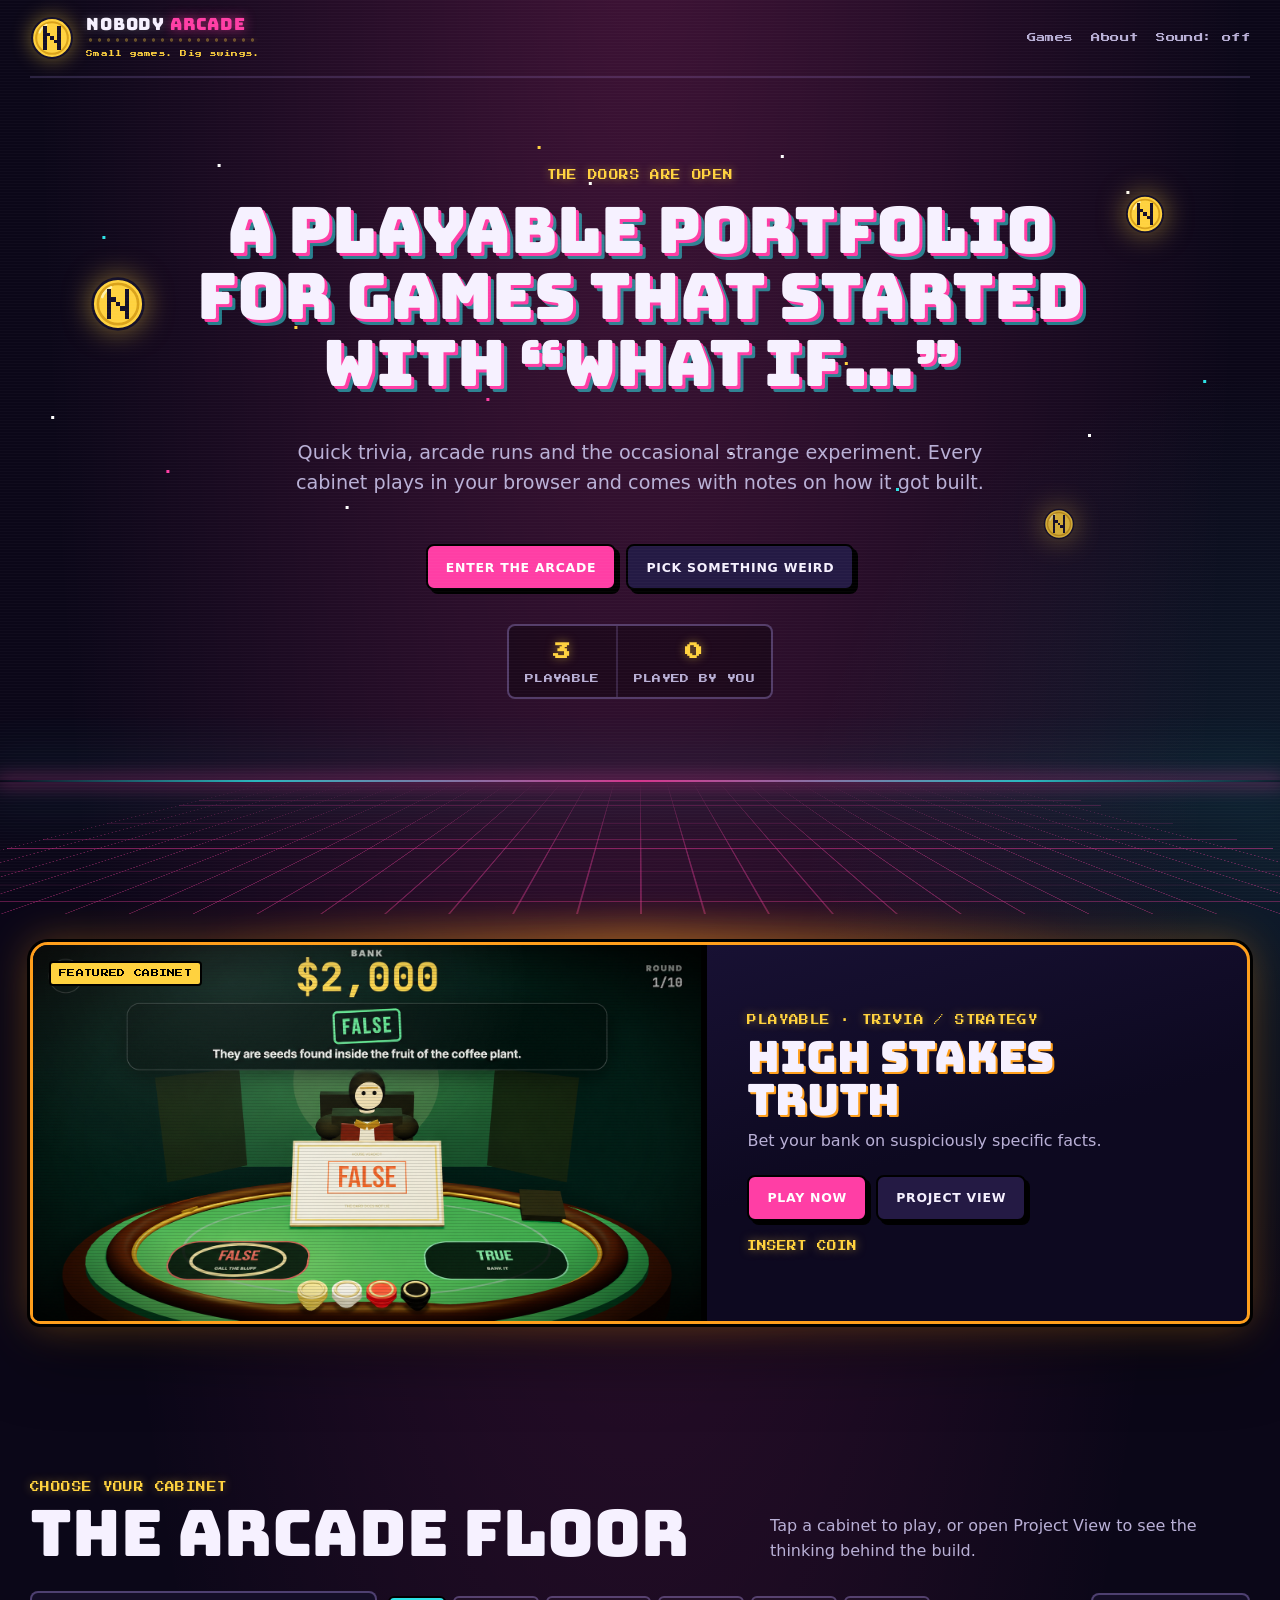
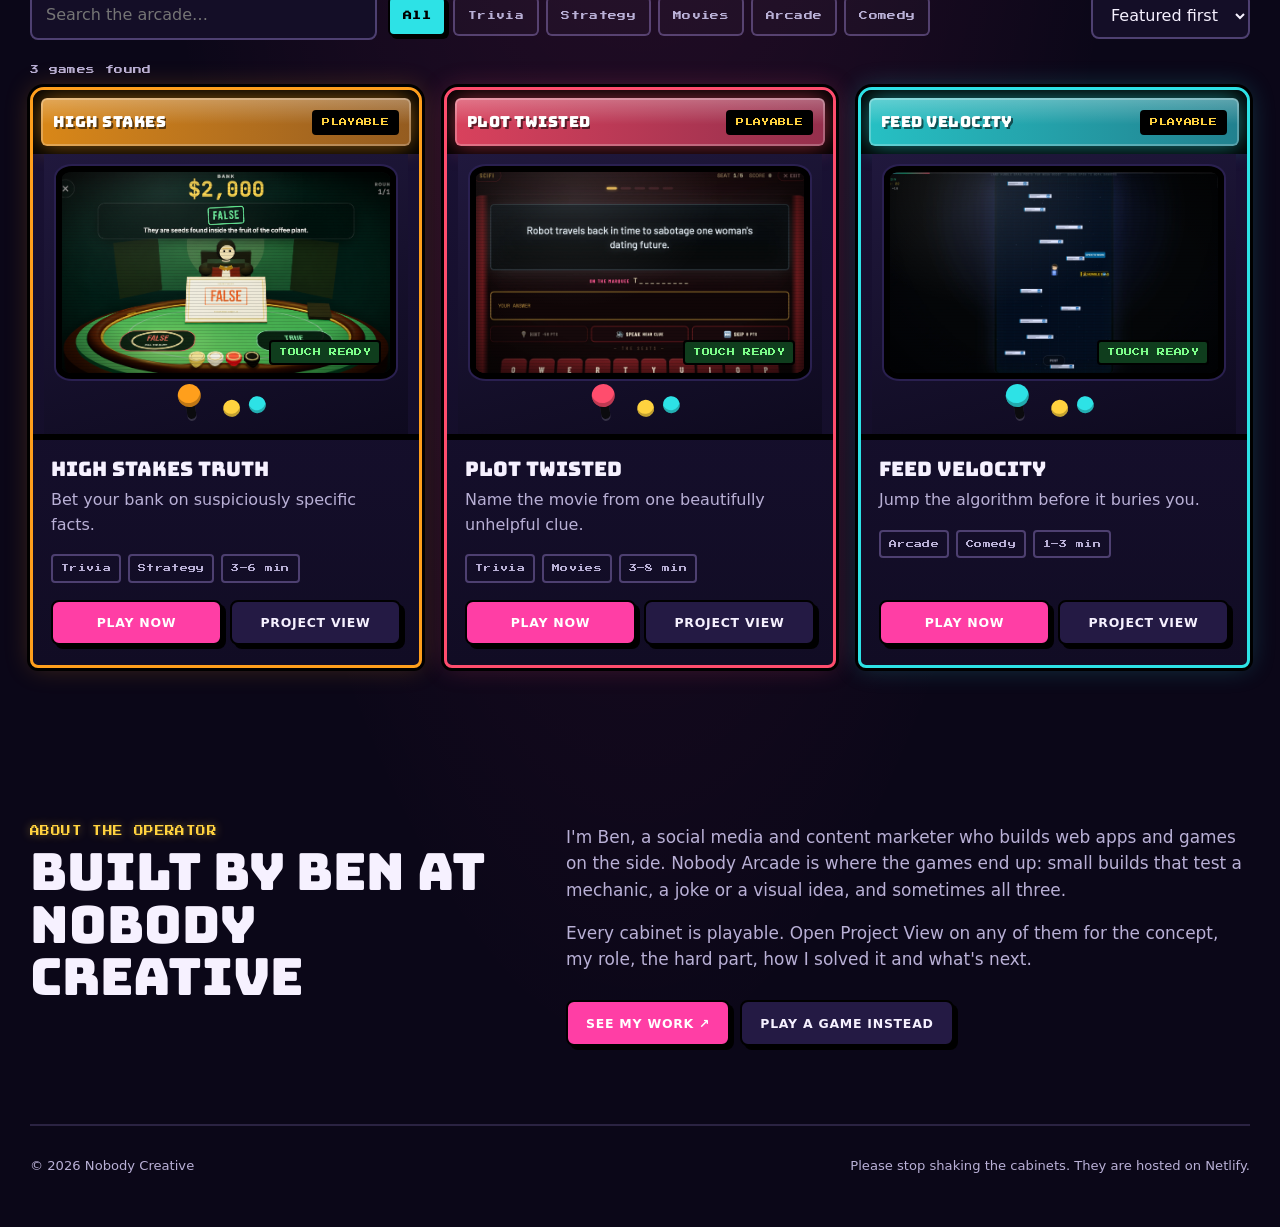
<file: index.html>
<!doctype html>
<html lang="en">
<head>
  <meta charset="utf-8" />
  <meta name="viewport" content="width=device-width, initial-scale=1, viewport-fit=cover" />
  <meta name="theme-color" content="#0b0718" />
  <meta name="description" content="Nobody Arcade is a playable portfolio of small browser games by Ben Campbell at Nobody Creative: trivia, arcade runs and the occasional questionable idea." />
  <meta name="apple-mobile-web-app-capable" content="yes" />
  <meta name="apple-mobile-web-app-status-bar-style" content="black-translucent" />
  <meta name="apple-mobile-web-app-title" content="Nobody Arcade" />
  <meta name="mobile-web-app-capable" content="yes" />
  <link rel="canonical" href="https://nobodycreative-arcade.netlify.app/" />
  <meta property="og:type" content="website" />
  <meta property="og:site_name" content="Nobody Arcade" />
  <meta property="og:url" content="https://nobodycreative-arcade.netlify.app/" />
  <meta property="og:title" content="Nobody Arcade — Small games. Big swings." />
  <meta property="og:description" content="Small browser games you can play right now, plus notes on how each one got built." />
  <meta property="og:image" content="https://nobodycreative-arcade.netlify.app/assets/share-card.png" />
  <meta property="og:image:width" content="1200" />
  <meta property="og:image:height" content="630" />
  <meta property="og:image:alt" content="Nobody Arcade: small games, big swings." />
  <meta name="twitter:card" content="summary_large_image" />
  <meta name="twitter:title" content="Nobody Arcade — Small games. Big swings." />
  <meta name="twitter:description" content="Small browser games you can play right now, plus notes on how each one got built." />
  <meta name="twitter:image" content="https://nobodycreative-arcade.netlify.app/assets/share-card.png" />
  <title>Nobody Arcade — Small games. Big swings.</title>
  <link rel="manifest" href="manifest.webmanifest" />
  <link rel="icon" href="assets/favicon.ico" sizes="any" />
  <link rel="icon" href="assets/favicon.svg" type="image/svg+xml" />
  <link rel="apple-touch-icon" href="assets/icons/apple-touch-icon.png" />
  <link rel="preload" href="assets/fonts/press-start-2p-latin.woff2" as="font" type="font/woff2" crossorigin />
  <link rel="preload" href="assets/fonts/bungee-latin.woff2" as="font" type="font/woff2" crossorigin />
  <link rel="stylesheet" href="assets/styles.css" />
  <link rel="stylesheet" href="assets/retro.css" />
</head>
<body>
  <a class="skip-link" href="#games">Skip to games</a>
  <div class="noise" aria-hidden="true"></div>

  <header class="site-header">
    <button class="brand secret-trigger" id="secretTrigger" type="button" aria-label="Nobody Arcade home" title="Nobody Arcade">
      <span class="brand-mark" aria-hidden="true"><img src="assets/icons/coin.svg" alt="" width="44" height="44" /></span>
      <span class="brand-copy">
        <strong><span>Nobody</span> <span class="brand-accent">Arcade</span></strong>
        <small>Small games. Big swings.</small>
      </span>
    </button>

    <nav class="desktop-nav" aria-label="Primary navigation">
      <a href="#games">Games</a>
      <a href="#workshop">Workshop</a>
      <a href="#about">About</a>
      <button class="sound-toggle" id="soundToggle" type="button" aria-pressed="false">Sound: off</button>
      <button class="install-nav hidden" id="installButton" type="button">Install arcade</button>
    </nav>
  </header>

  <main id="top">
    <section class="hero" aria-labelledby="hero-title">
      <div class="hero-sky" aria-hidden="true">
        <span class="hero-stars"></span>
        <span class="hero-horizon"></span>
        <img class="hero-coin hero-coin-a" src="assets/icons/coin.svg" alt="" width="56" height="56" />
        <img class="hero-coin hero-coin-b" src="assets/icons/coin.svg" alt="" width="40" height="40" />
        <img class="hero-coin hero-coin-c" src="assets/icons/coin.svg" alt="" width="32" height="32" />
      </div>
      <div class="hero-copy">
        <p class="eyebrow">The doors are open</p>
        <h1 id="hero-title">A playable portfolio for games that started with “what if…”</h1>
        <p class="hero-text">Quick trivia, arcade runs and the occasional strange experiment. Every cabinet plays in your browser and comes with notes on how it got built.</p>
        <div class="hero-actions">
          <a class="button button-primary" href="#games">Enter the arcade</a>
          <button class="button button-secondary" id="randomGameButton" type="button">Pick something weird</button>
        </div>
        <div class="hero-stats" aria-label="Arcade statistics">
          <span><strong id="playableCount">0</strong> playable</span>
          <span><strong id="prototypeCount">0</strong> experiments</span>
          <span><strong id="playedCount">0</strong> played by you</span>
        </div>
      </div>
    </section>

    <section class="feature-band" aria-label="Featured game">
      <aside class="featured-shell">
        <div class="cabinet-lights" aria-hidden="true"></div>
        <div id="featuredGame" class="featured-game"></div>
      </aside>
    </section>

    <section class="install-banner hidden" id="installBanner" aria-labelledby="install-title">
      <div class="install-icon" aria-hidden="true">↘</div>
      <div>
        <p class="eyebrow">Pocket arcade</p>
        <h2 id="install-title">Install the hub on your phone</h2>
        <p>Launch it from your home screen like an app. No app store side quest required.</p>
      </div>
      <button class="button button-primary" id="installBannerButton" type="button">Add to home screen</button>
      <button class="banner-dismiss" id="installDismiss" type="button" aria-label="Dismiss install suggestion">×</button>
    </section>

    <section class="continue-section hidden" id="continueSection" aria-labelledby="continue-title">
      <div class="section-heading compact">
        <div>
          <p class="eyebrow">Your save file</p>
          <h2 id="continue-title">Continue playing</h2>
        </div>
      </div>
      <div id="continueCard"></div>
    </section>

    <section class="games-section" id="games" aria-labelledby="games-title">
      <div class="section-heading">
        <div>
          <p class="eyebrow">Choose your cabinet</p>
          <h2 id="games-title">The arcade floor</h2>
        </div>
        <p>Tap a cabinet to play, or open Project View to see the thinking behind the build.</p>
      </div>

      <div class="controls" aria-label="Game filters">
        <label class="search-control">
          <span class="sr-only">Search games</span>
          <input id="searchInput" type="search" placeholder="Search the arcade…" autocomplete="off" />
        </label>
        <div class="filter-row" id="filterButtons" role="group" aria-label="Filter by genre"></div>
        <label class="select-control">
          <span class="sr-only">Sort games</span>
          <select id="sortSelect">
            <option value="featured">Featured first</option>
            <option value="newest">Newest</option>
            <option value="az">A–Z</option>
            <option value="status">Playable first</option>
          </select>
        </label>
      </div>

      <div class="results-line" aria-live="polite">
        <span id="resultsCount"></span>
        <button class="text-button hidden" id="clearFiltersButton" type="button">Clear filters</button>
      </div>

      <div class="game-grid" id="gameGrid"></div>
      <div class="empty-state hidden" id="emptyState">
        <span aria-hidden="true">¯\\_(ツ)_/¯</span>
        <h3>No cabinets match that search.</h3>
        <p>The employee responsible has been lightly scolded.</p>
      </div>
    </section>

    <section class="back-room hidden" id="backRoom" aria-labelledby="back-room-title">
      <div class="back-room-copy">
        <p class="eyebrow">Unauthorized access granted</p>
        <h2 id="back-room-title">The Back Room</h2>
        <p>You found the cabinet management insists does not exist.</p>
      </div>
      <div id="secretGameSlot"></div>
    </section>

    <section class="workshop" id="workshop" aria-labelledby="workshop-title">
      <div class="section-heading">
        <div>
          <p class="eyebrow">Behind the velvet rope</p>
          <h2 id="workshop-title">The workshop</h2>
        </div>
        <p>Current builds, experiments, and ideas that escaped the notes app.</p>
      </div>
      <div class="workshop-grid" id="workshopGrid"></div>
    </section>

    <section class="about" id="about" aria-labelledby="about-title">
      <div>
        <p class="eyebrow">About the operator</p>
        <h2 id="about-title">Built by Ben at Nobody Creative</h2>
      </div>
      <div class="about-copy">
        <p>I'm Ben, a social media and content marketer who builds web apps and games on the side. Nobody Arcade is where the games end up: small builds that test a mechanic, a joke or a visual idea, and sometimes all three.</p>
        <p>Every cabinet is playable. Open Project View on any of them for the concept, my role, the hard part, how I solved it and what's next.</p>
        <div class="about-links">
          <a class="button button-primary" href="https://bencampbell.netlify.app/" target="_blank" rel="noopener">See my work ↗</a>
          <a class="button button-secondary" href="#games">Play a game instead</a>
        </div>
      </div>
    </section>
  </main>

  <footer>
    <span>© <span id="year"></span> Nobody Creative</span>
    <span>Please stop shaking the cabinets. They are hosted on Netlify.</span>
  </footer>

  <nav class="mobile-nav" id="mobileNav" aria-label="Mobile navigation">
    <a href="#top"><span aria-hidden="true">⌂</span>Home</a>
    <a href="#games"><span aria-hidden="true">▦</span>Games</a>
    <button id="mobileRandomButton" type="button"><span aria-hidden="true">?</span>Random</button>
    <a href="#workshop"><span aria-hidden="true">⚒</span>Workshop</a>
    <button class="mobile-install hidden" id="mobileInstallButton" type="button"><span aria-hidden="true">↓</span>Install</button>
  </nav>

  <dialog class="game-dialog" id="gameDialog" aria-labelledby="dialogTitle">
    <button class="dialog-close" id="dialogClose" type="button" aria-label="Close project details">×</button>
    <div id="dialogContent"></div>
  </dialog>

  <dialog class="play-dialog" id="playDialog" aria-labelledby="playDialogTitle">
    <div class="play-dialog-header">
      <div>
        <p class="eyebrow">Now playing</p>
        <h2 id="playDialogTitle"></h2>
      </div>
      <div class="play-dialog-actions">
        <button id="fullscreenButton" class="text-button" type="button">Fullscreen</button>
        <a id="openNewTab" class="text-button" href="#" target="_blank" rel="noopener">Open separately ↗</a>
        <button class="dialog-close inline" id="playDialogClose" type="button" aria-label="Close game">×</button>
      </div>
    </div>
    <div class="iframe-wrap">
      <div class="player-loading" id="playerLoading"><span></span>Loading cabinet…</div>
      <iframe id="gameFrame" title="Game player" allow="fullscreen; autoplay; gamepad; clipboard-read; clipboard-write" loading="lazy"></iframe>
    </div>
  </dialog>

  <dialog class="install-dialog" id="installDialog" aria-labelledby="installDialogTitle">
    <button class="dialog-close" id="installDialogClose" type="button" aria-label="Close install instructions">×</button>
    <div class="install-dialog-body">
      <div class="install-app-icon" aria-hidden="true"><img src="assets/icons/coin.svg" alt="" width="48" height="48" /></div>
      <p class="eyebrow">Install Nobody Arcade</p>
      <h2 id="installDialogTitle">Put the arcade on your home screen</h2>
      <ol id="installInstructions"></ol>
      <p class="install-note">It opens full-screen and keeps the hub one tap away. Individual games still launch from inside the arcade.</p>
    </div>
  </dialog>

  <div class="unlock-flash hidden" id="unlockFlash" role="status" aria-live="assertive">
    <div>
      <p class="eyebrow">Secret unlocked</p>
      <strong>The Back Room is open.</strong>
      <span>Management would prefer you forget this happened.</span>
    </div>
  </div>

  <div class="toast" id="toast" role="status" aria-live="polite"></div>

  <script src="assets/games-loader.js"></script>
  <script src="assets/app.js"></script>
</body>
</html>
</file>
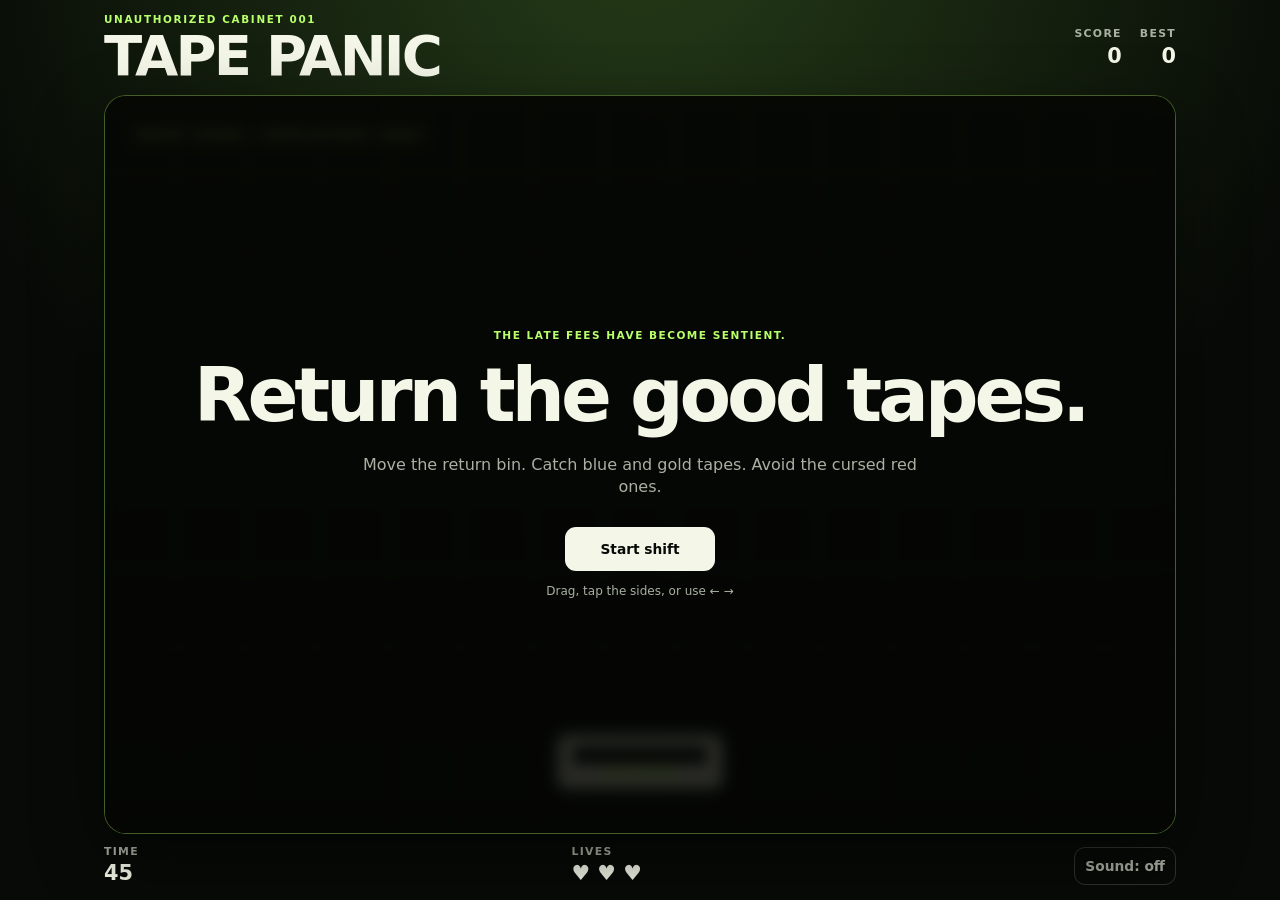
<file: secret/index.html>
<!doctype html>
<html lang="en">
<head>
  <meta charset="utf-8" />
  <meta name="viewport" content="width=device-width, initial-scale=1, viewport-fit=cover" />
  <meta name="theme-color" content="#0a0e08" />
  <title>Tape Panic — Nobody Arcade</title>
  <link rel="stylesheet" href="styles.css" />
</head>
<body>
  <main class="game-shell">
    <header>
      <div><p>UNAUTHORIZED CABINET 001</p><h1>TAPE PANIC</h1></div>
      <div class="scoreboard"><span>SCORE <strong id="score">0</strong></span><span>BEST <strong id="best">0</strong></span></div>
    </header>
    <section class="stage" id="stage" aria-label="Tape Panic game area">
      <canvas id="game" width="900" height="560"></canvas>
      <div class="overlay" id="overlay">
        <p class="kicker">The late fees have become sentient.</p>
        <h2 id="overlayTitle">Return the good tapes.</h2>
        <p id="overlayCopy">Move the return bin. Catch blue and gold tapes. Avoid the cursed red ones.</p>
        <button id="startButton" type="button">Start shift</button>
        <p class="controls">Drag, tap the sides, or use ← →</p>
      </div>
    </section>
    <footer><span>TIME <strong id="time">45</strong></span><span>LIVES <strong id="lives">♥ ♥ ♥</strong></span><button id="mute" type="button">Sound: off</button></footer>
  </main>
  <script src="game.js"></script>
</body>
</html>
</file>
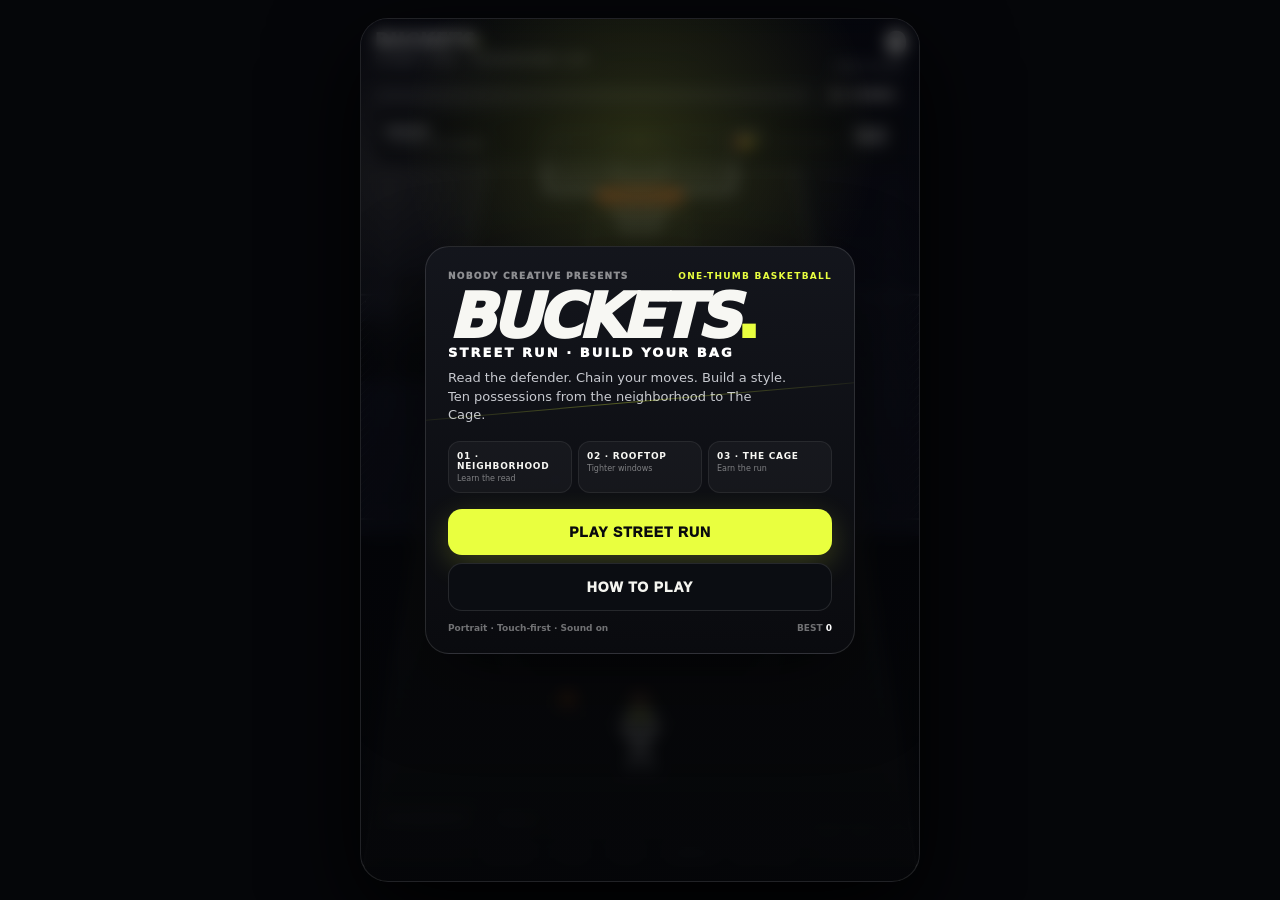
<file: games/buckets/index.html>
<!DOCTYPE html>
<html lang="en">
<head>
<meta charset="utf-8">
<meta name="viewport" content="width=device-width,initial-scale=1,maximum-scale=1,user-scalable=no,viewport-fit=cover">
<meta name="theme-color" content="#08090d">
<title>BUCKETS — Read the Floor</title>
<style>
:root{
  --bg:#08090d;--panel:#11131a;--ink:#f7f7f3;--muted:#a4a6ad;
  --lime:#e9ff3f;--orange:#ff7a18;--red:#ff4968;--cyan:#55dcff;
}
*{box-sizing:border-box;-webkit-tap-highlight-color:transparent}
html,body{margin:0;width:100%;height:100%;overflow:hidden;background:#050609;color:var(--ink);
font-family:Inter,ui-sans-serif,system-ui,-apple-system,BlinkMacSystemFont,"Segoe UI",sans-serif;overscroll-behavior:none}
body{display:flex;align-items:center;justify-content:center}
#app{position:relative;width:100vw;height:100dvh;max-width:560px;overflow:hidden;background:#08090d;isolation:isolate}
canvas{position:absolute;inset:0;width:100%;height:100%;display:block;touch-action:none}
.hud{position:absolute;inset:0 0 auto 0;z-index:8;pointer-events:none;padding:calc(env(safe-area-inset-top,0px) + 12px) 14px 0}
.hudTop{display:flex;align-items:flex-start;justify-content:space-between;gap:12px}
.brand{font-weight:1000;letter-spacing:.07em;font-size:18px;line-height:1}.brand i{font-style:normal;color:var(--lime)}
.meta{margin-top:5px;font-size:10px;letter-spacing:.12em;text-transform:uppercase;color:rgba(255,255,255,.64);font-weight:850}
.scoreWrap{text-align:right}.score{font-size:30px;font-weight:1000;line-height:.86;letter-spacing:-.04em}.label{font-size:9px;margin-top:5px;color:rgba(255,255,255,.55);letter-spacing:.13em;text-transform:uppercase;font-weight:900}
.meters{margin-top:12px;display:grid;grid-template-columns:1fr auto;gap:10px;align-items:center}
.heatTrack{height:10px;border-radius:999px;background:rgba(255,255,255,.08);border:1px solid rgba(255,255,255,.12);overflow:hidden;position:relative}
.heatFill{height:100%;width:0;background:linear-gradient(90deg,#ff6326,#ffca34,var(--lime));transition:width .15s ease}
.heatTrack:after{content:"";position:absolute;inset:1px;border-radius:999px;box-shadow:inset 0 0 8px rgba(255,255,255,.15)}
.comboPill{min-width:62px;padding:5px 8px;border-radius:999px;background:rgba(8,9,13,.65);border:1px solid rgba(255,255,255,.13);font-weight:950;font-size:10px;letter-spacing:.08em;text-transform:uppercase;text-align:center}
.comboPill.hot{color:var(--lime);border-color:rgba(233,255,63,.4);box-shadow:0 0 24px rgba(233,255,63,.11)}
.readHud{position:absolute;z-index:8;left:14px;right:14px;top:calc(env(safe-area-inset-top,0px) + 92px);display:grid;grid-template-columns:minmax(0,1fr) 104px 48px;gap:8px;align-items:center;padding:8px 9px;border-radius:14px;background:rgba(5,6,9,.68);border:1px solid rgba(255,255,255,.1);backdrop-filter:blur(9px);pointer-events:none;transition:.15s ease}
.readHud.open{border-color:rgba(233,255,63,.38);box-shadow:0 0 28px rgba(233,255,63,.08)}
.readCopy{min-width:0}.readLabel{font-size:11px;font-weight:1000;letter-spacing:.11em;text-transform:uppercase;color:#fff;white-space:nowrap;overflow:hidden;text-overflow:ellipsis}.readHint{margin-top:2px;font-size:8px;font-weight:750;color:rgba(255,255,255,.55);white-space:nowrap;overflow:hidden;text-overflow:ellipsis}.spaceBox>span{display:block;margin-bottom:3px;font-size:7px;font-weight:1000;letter-spacing:.12em;text-transform:uppercase;color:rgba(255,255,255,.45)}.spaceTrack{height:7px;border-radius:999px;overflow:hidden;background:rgba(255,255,255,.08)}.spaceFill{height:100%;width:18%;background:linear-gradient(90deg,#ff5a64,#ffb22f,var(--lime));transition:width .1s linear}.clock{height:34px;border-radius:10px;display:grid;place-items:center;background:rgba(255,255,255,.06);border:1px solid rgba(255,255,255,.08);font-size:15px;font-weight:1000;font-variant-numeric:tabular-nums}.clock.danger{color:#ff657a;border-color:rgba(255,73,104,.35);animation:clockPulse .55s infinite alternate}@keyframes clockPulse{to{background:rgba(255,73,104,.12)}}
.gestureHint{position:absolute;z-index:7;left:50%;bottom:calc(env(safe-area-inset-bottom,0px) + 15px);transform:translateX(-50%);padding:7px 10px;border-radius:999px;background:rgba(4,5,8,.52);border:1px solid rgba(255,255,255,.09);font-size:10px;font-weight:800;color:rgba(255,255,255,.62);letter-spacing:.03em;white-space:nowrap;pointer-events:none;backdrop-filter:blur(9px)}
.callout{position:absolute;z-index:9;left:50%;top:24%;transform:translate(-50%,-8px) rotate(-2deg) scale(.85);opacity:0;pointer-events:none;text-align:center;filter:drop-shadow(0 8px 18px #000)}
.callout.show{animation:callout .75s cubic-bezier(.2,.9,.15,1)}
.callout b{display:block;font-size:34px;line-height:.88;font-style:italic;font-weight:1000;letter-spacing:-.05em;color:#fff;text-shadow:0 2px 0 #000,0 0 30px rgba(233,255,63,.2)}
.callout span{display:inline-block;margin-top:5px;padding:4px 8px;background:var(--lime);color:#08090d;font-size:9px;font-weight:1000;letter-spacing:.12em;text-transform:uppercase;transform:rotate(2deg)}
@keyframes callout{0%{opacity:0;transform:translate(-50%,10px) rotate(-7deg) scale(.6)}18%,72%{opacity:1;transform:translate(-50%,0) rotate(-2deg) scale(1)}100%{opacity:0;transform:translate(-50%,-10px) rotate(3deg) scale(1.08)}}
.overlay{position:absolute;z-index:30;inset:0;display:flex;align-items:center;justify-content:center;padding:24px;background:radial-gradient(circle at 50% 18%,rgba(233,255,63,.12),transparent 34%),linear-gradient(180deg,rgba(4,5,8,.66),rgba(4,5,8,.93));backdrop-filter:blur(8px)}
.overlay.hidden{display:none}
.card{width:min(100%,430px);border-radius:24px;padding:23px;background:linear-gradient(180deg,rgba(20,22,29,.97),rgba(10,11,15,.98));border:1px solid rgba(255,255,255,.12);box-shadow:0 28px 80px rgba(0,0,0,.52)}
.kicker{font-size:10px;font-weight:1000;letter-spacing:.15em;text-transform:uppercase;color:var(--lime)}
h1{font-size:54px;line-height:.8;letter-spacing:-.065em;margin:8px 0 14px;font-weight:1000} h1 em{font-style:normal;color:var(--lime)}
h2{font-size:29px;line-height:1;letter-spacing:-.035em;margin:7px 0 8px}
.lede{font-size:14px;line-height:1.45;color:#d6d7dc;margin:0 0 17px}
.how{display:grid;grid-template-columns:1fr 1fr;gap:8px;margin:15px 0 18px}
.how div{padding:10px 11px;border-radius:13px;background:#0b0d12;border:1px solid rgba(255,255,255,.075);font-size:11px;color:#c8c9ce}
.how b{display:block;color:white;font-size:12px;margin-bottom:2px}
button{width:100%;appearance:none;-webkit-appearance:none;border:0;border-radius:14px;padding:15px 18px;background:var(--lime);color:#090a0d;font-weight:1000;text-transform:uppercase;letter-spacing:.06em;font-size:14px;cursor:pointer;touch-action:manipulation;box-shadow:0 9px 30px rgba(233,255,63,.2)}
button:active{transform:translateY(1px) scale(.995)}
.small{margin-top:10px;text-align:center;font-size:9px;color:#858791;letter-spacing:.04em}
.upgradeGrid{display:grid;gap:9px;margin-top:15px}
.upgrade{background:#0b0d12;border:1px solid rgba(255,255,255,.09);box-shadow:none;color:white;text-align:left;text-transform:none;letter-spacing:0;padding:13px 14px}
.upgrade strong{display:flex;align-items:center;gap:8px;font-size:14px}.upgrade strong i{font-style:normal;color:var(--lime)}
.upgrade small{display:block;color:#a7a9b0;margin-top:4px;font-size:11px;line-height:1.4}
.stats{display:grid;grid-template-columns:repeat(3,1fr);gap:7px;margin:14px 0 17px}
.stat{padding:10px 8px;border-radius:12px;background:#0b0d12;border:1px solid rgba(255,255,255,.07);text-align:center}
.stat b{display:block;font-size:20px;letter-spacing:-.03em}.stat span{font-size:8px;text-transform:uppercase;letter-spacing:.11em;color:#858791;font-weight:900}
.result{font-size:56px;font-weight:1000;line-height:.9;letter-spacing:-.06em;margin:7px 0}.result span{color:var(--lime)}
#shotMeter{position:absolute;z-index:10;left:50%;bottom:calc(env(safe-area-inset-bottom,0px) + 62px);transform:translateX(-50%);width:190px;height:12px;border-radius:999px;background:rgba(5,6,9,.78);border:1px solid rgba(255,255,255,.15);overflow:hidden;opacity:0;transition:opacity .1s;pointer-events:none}
#shotMeter.active{opacity:1}
#shotFill{height:100%;width:0%;background:linear-gradient(90deg,var(--red),#ffb035,var(--lime),#ffb035,var(--red))}
#shotSweet{position:absolute;top:0;bottom:0;left:66%;width:14%;border-left:1px solid white;border-right:1px solid white;background:rgba(255,255,255,.11)}
#flash{position:absolute;z-index:15;inset:0;background:white;opacity:0;pointer-events:none;mix-blend-mode:screen}
.version{position:absolute;right:10px;bottom:calc(env(safe-area-inset-bottom,0px) + 44px);z-index:6;font-size:8px;font-weight:900;color:rgba(255,255,255,.24);letter-spacing:.13em;pointer-events:none}
@media(min-width:700px){body{padding:18px}#app{height:min(920px,calc(100dvh - 36px));border-radius:28px;border:1px solid rgba(255,255,255,.1);box-shadow:0 30px 90px #000}}
</style>
</head>
<body>
<div id="app">
  <canvas id="game"></canvas>
  <div class="hud">
    <div class="hudTop">
      <div><div class="brand">BUCKETS<i>.</i></div><div class="meta" id="roundLabel">Street Run · Possession 1/10</div></div>
      <div class="scoreWrap"><div class="score" id="score">0</div><div class="label">Run score</div></div>
    </div>
    <div class="meters">
      <div class="heatTrack"><div class="heatFill" id="heat"></div></div>
      <div class="comboPill" id="combo">x1 combo</div>
    </div>
  </div>
  <div class="callout" id="callout"><b id="calloutMain">PURE</b><span id="calloutSub">+300</span></div>
  <div id="shotMeter"><div id="shotFill"></div><div id="shotSweet"></div></div>
  <div class="readHud" id="readHud"><div class="readCopy"><div class="readLabel" id="readLabel">PRESS</div><div class="readHint" id="readHint">Crowding your handle</div></div><div class="spaceBox"><span>Space</span><div class="spaceTrack"><div class="spaceFill" id="spaceFill"></div></div></div><div class="clock" id="clock">8.5</div></div>
  <div class="gestureHint" id="gestureHint">tap hesi · ↔ cross · ↑ drive · ↓ stepback · hold shoot</div>
  <div class="version">READ THE FLOOR v0.3</div>
  <div id="flash"></div>

  <div class="overlay" id="startOverlay">
    <div class="card">
      <div class="kicker">Nobody Creative presents · Read the Floor v0.3</div>
      <h1>GET<br><em>BUCKETS.</em></h1>
      <p class="lede">Ten possessions. One thumb. Now the defender has a plan. Read the stance, create real space, then attack before the window closes.</p>
      <div class="how">
        <div><b>PRESS / REACH</b>Cross or tap-hesi</div>
        <div><b>SAG</b>Take the jumper</div>
        <div><b>CUT OFF</b>Step back for space</div>
        <div><b>Then attack</b>Open window fades fast</div>
      </div>
      <button type="button" id="startBtn">Start street run</button>
      <div class="small">Mix up your bag — repeat the same move and defenders adapt.</div>
    </div>
  </div>

  <div class="overlay hidden" id="upgradeOverlay">
    <div class="card">
      <div class="kicker">Next possession</div>
      <h2>Pick your advantage.</h2>
      <p class="lede">Build a bag that gives you more time, space, and answers.</p>
      <div class="upgradeGrid" id="upgradeGrid"></div>
    </div>
  </div>

  <div class="overlay hidden" id="endOverlay">
    <div class="card">
      <div class="kicker" id="endKicker">Run complete</div>
      <div class="result"><span id="finalScore">0</span> PTS</div>
      <div class="stats">
        <div class="stat"><b id="madeStat">0</b><span>Buckets</span></div>
        <div class="stat"><b id="bestComboStat">x1</b><span>Best combo</span></div>
        <div class="stat"><b id="perfectStat">0</b><span>Reads won</span></div>
      </div>
      <p class="lede" id="endText">The court remembers.</p>
      <button type="button" id="restartBtn">Run it back</button>
    </div>
  </div>
</div>

<script src="./game-1.js"></script>
<script src="./game-2.js"></script>
<script src="./game-3.js"></script>
<script src="./game-4.js"></script>
</body>
</html>
</file>
<file: assets/styles.css>
:root {
  --bg: #08080c;
  --surface: #111119;
  --surface-2: #171722;
  --surface-3: #20202d;
  --ink: #f7f4eb;
  --muted: #aaa7b5;
  --line: rgba(255,255,255,.13);
  --line-strong: rgba(255,255,255,.24);
  --orange: #ff8a3d;
  --orange-dark: #9d2d0e;
  --green: #8ef09b;
  --radius: 22px;
  --shadow: 0 24px 70px rgba(0,0,0,.42);
  --safe-bottom: env(safe-area-inset-bottom, 0px);
}

* { box-sizing: border-box; }
html { scroll-behavior: smooth; color-scheme: dark; }
body {
  margin: 0;
  min-height: 100vh;
  background:
    radial-gradient(circle at 15% -5%, rgba(128,81,255,.17), transparent 34rem),
    radial-gradient(circle at 92% 4%, rgba(255,126,47,.12), transparent 30rem),
    var(--bg);
  color: var(--ink);
  font: 16px/1.55 Inter, ui-sans-serif, system-ui, -apple-system, BlinkMacSystemFont, "Segoe UI", sans-serif;
  overflow-x: hidden;
}
button, input, select { font: inherit; }
button, a { -webkit-tap-highlight-color: transparent; }
a { color: inherit; }
img, video { display: block; max-width: 100%; }
button { color: inherit; }

.noise {
  position: fixed;
  inset: 0;
  pointer-events: none;
  opacity: .035;
  z-index: 20;
  background-image: url("data:image/svg+xml,%3Csvg viewBox='0 0 180 180' xmlns='http://www.w3.org/2000/svg'%3E%3Cfilter id='n'%3E%3CfeTurbulence type='fractalNoise' baseFrequency='.85' numOctaves='3' stitchTiles='stitch'/%3E%3C/filter%3E%3Crect width='100%25' height='100%25' filter='url(%23n)' opacity='.5'/%3E%3C/svg%3E");
}

.skip-link { position: fixed; top: 8px; left: 8px; transform: translateY(-180%); z-index: 999; background: var(--ink); color: var(--bg); padding: 10px 14px; border-radius: 10px; font-weight: 800; }
.skip-link:focus { transform: translateY(0); }

.site-header, main, footer { width: min(1220px, calc(100% - 36px)); margin-inline: auto; }
.site-header {
  min-height: 78px;
  display: flex;
  align-items: center;
  justify-content: space-between;
  gap: 20px;
  border-bottom: 1px solid var(--line);
  position: relative;
  z-index: 10;
}
.brand {
  display: inline-flex;
  align-items: center;
  gap: 12px;
  background: transparent;
  border: 0;
  padding: 0;
  cursor: pointer;
  text-align: left;
}
.brand-mark {
  width: 44px;
  aspect-ratio: 1;
  display: grid;
  place-items: center;
  color: var(--bg);
  background: var(--ink);
  border-radius: 12px;
  font-weight: 1000;
  box-shadow: inset 0 -5px 0 rgba(0,0,0,.18), 0 0 0 1px rgba(255,255,255,.12);
  transition: transform .18s ease, box-shadow .18s ease;
}
.brand:hover .brand-mark, .brand:focus-visible .brand-mark { transform: translateY(-2px) rotate(-2deg); box-shadow: inset 0 -5px 0 rgba(0,0,0,.18), 0 8px 22px rgba(255,138,61,.18); }
.brand strong { display: block; letter-spacing: .12em; font-size: .88rem; }
.brand small { display: block; color: var(--muted); font-size: .72rem; }
.desktop-nav { display: flex; align-items: center; gap: 18px; }
.desktop-nav a, .sound-toggle, .install-nav { color: var(--muted); text-decoration: none; font-size: .82rem; background: transparent; border: 0; padding: 10px 0; cursor: pointer; }
.desktop-nav a:hover, .sound-toggle:hover { color: var(--ink); }
.install-nav { border: 1px solid var(--line); color: var(--ink); padding: 9px 13px; border-radius: 999px; }
.install-nav:hover { border-color: var(--orange); }

main > section { padding-block: 78px; }
.hero { min-height: 690px; display: grid; grid-template-columns: 1.05fr .95fr; gap: clamp(40px, 7vw, 95px); align-items: center; padding-top: 88px; }
.eyebrow { margin: 0; color: var(--orange); text-transform: uppercase; letter-spacing: .15em; font-size: .68rem; font-weight: 900; }
.hero-copy h1, .section-heading h2, .about h2, .back-room h2 { letter-spacing: -.055em; line-height: .95; }
.hero-copy h1 { margin: 14px 0 22px; font-size: clamp(3.4rem, 7vw, 6.9rem); max-width: 820px; }
.hero-text { max-width: 670px; color: var(--muted); font-size: clamp(1rem, 1.7vw, 1.2rem); }
.hero-actions, .about-links { display: flex; flex-wrap: wrap; gap: 10px; margin-top: 28px; }
.button {
  appearance: none;
  border: 1px solid var(--line);
  min-height: 46px;
  padding: 11px 18px;
  border-radius: 12px;
  display: inline-flex;
  align-items: center;
  justify-content: center;
  gap: 8px;
  text-decoration: none;
  font-weight: 850;
  font-size: .86rem;
  cursor: pointer;
  transition: transform .18s ease, border-color .18s ease, background .18s ease, opacity .18s ease;
}
.button:hover { transform: translateY(-2px); }
.button:active { transform: translateY(0) scale(.985); }
.button-primary { border-color: var(--ink); background: var(--ink); color: var(--bg); }
.button-primary:hover { background: #fff; }
.button-secondary { background: rgba(255,255,255,.035); color: var(--ink); }
.button-secondary:hover { border-color: var(--line-strong); background: rgba(255,255,255,.07); }
.button-disabled { opacity: .67; }
.hero-stats { display: flex; flex-wrap: wrap; gap: 24px; margin-top: 34px; color: var(--muted); font-size: .77rem; text-transform: uppercase; letter-spacing: .08em; }
.hero-stats strong { color: var(--ink); font-size: 1.15rem; margin-right: 4px; }

.featured-shell { position: relative; transform: rotate(1.1deg); }
.cabinet-lights { position: absolute; inset: -16px; border-radius: 36px; background: radial-gradient(circle at 50% 0%, rgba(255,138,61,.22), transparent 54%); filter: blur(18px); }
.featured-game { min-height: 575px; position: relative; z-index: 1; border: 1px solid var(--line-strong); border-radius: 28px 28px 18px 18px; overflow: hidden; background: linear-gradient(165deg, #21212e, #0d0d13 64%); box-shadow: var(--shadow), inset 0 0 0 5px rgba(255,255,255,.025); }
.featured-art { height: 330px; position: relative; overflow: hidden; border-bottom: 10px solid #08080c; }
.featured-art img, .featured-art video { width: 100%; height: 100%; object-fit: cover; }
.featured-art::after, .cabinet-screen::after, .dialog-media::after { content: ""; position: absolute; inset: 0; pointer-events: none; background: repeating-linear-gradient(to bottom, transparent 0 3px, rgba(0,0,0,.13) 4px); mix-blend-mode: multiply; }
.featured-art .status-badge { position: absolute; top: 16px; left: 16px; z-index: 2; }
.featured-copy { padding: 25px 28px 29px; }
.featured-copy h2 { margin: 7px 0 8px; font-size: clamp(2rem, 4vw, 3.3rem); line-height: .95; letter-spacing: -.05em; }
.featured-copy > p:not(.eyebrow) { color: var(--muted); margin: 0; }
.featured-actions { display: flex; gap: 9px; margin-top: 21px; }

.install-banner { position: relative; display: grid; grid-template-columns: auto 1fr auto; align-items: center; gap: 20px; border: 1px solid rgba(255,138,61,.35); padding: 24px 52px 24px 24px; border-radius: var(--radius); background: linear-gradient(125deg, rgba(255,138,61,.12), rgba(124,83,255,.1)); box-shadow: inset 0 0 40px rgba(255,255,255,.025); }
.install-banner h2 { margin: 4px 0 3px; font-size: clamp(1.35rem, 3vw, 2rem); letter-spacing: -.04em; }
.install-banner p:not(.eyebrow) { margin: 0; color: var(--muted); }
.install-icon { width: 58px; aspect-ratio: 1; display: grid; place-items: center; border-radius: 16px; background: var(--ink); color: var(--bg); font-size: 1.7rem; font-weight: 1000; }
.banner-dismiss { position: absolute; top: 8px; right: 10px; border: 0; background: transparent; color: var(--muted); font-size: 1.4rem; cursor: pointer; }

.section-heading { display: flex; justify-content: space-between; align-items: end; gap: 30px; margin-bottom: 28px; }
.section-heading.compact { margin-bottom: 18px; }
.section-heading h2, .about h2 { margin: 7px 0 0; font-size: clamp(2.3rem, 5vw, 4.5rem); }
.section-heading > p { max-width: 480px; color: var(--muted); margin: 0; }
.controls { display: grid; grid-template-columns: minmax(220px, 1fr) minmax(0, 2fr) auto; gap: 10px; align-items: center; margin-bottom: 13px; }
.search-control input, .select-control select { width: 100%; min-height: 46px; background: var(--surface); border: 1px solid var(--line); border-radius: 12px; color: var(--ink); padding: 10px 14px; outline: none; }
.search-control input:focus, .select-control select:focus { border-color: var(--orange); box-shadow: 0 0 0 3px rgba(255,138,61,.1); }
.filter-row { display: flex; gap: 7px; overflow-x: auto; scrollbar-width: none; padding: 3px 1px; }
.filter-row::-webkit-scrollbar { display: none; }
.filter-button { white-space: nowrap; min-height: 40px; border: 1px solid var(--line); background: rgba(255,255,255,.025); color: var(--muted); border-radius: 999px; padding: 8px 13px; cursor: pointer; }
.filter-button.active { background: var(--ink); border-color: var(--ink); color: var(--bg); font-weight: 800; }
.results-line { min-height: 34px; display: flex; justify-content: space-between; align-items: center; color: var(--muted); font-size: .82rem; }
.text-button { border: 0; background: transparent; color: var(--ink); padding: 4px; text-decoration: underline; text-underline-offset: 3px; cursor: pointer; }

.game-grid { display: grid; grid-template-columns: repeat(3, minmax(0,1fr)); gap: 22px; }
.game-card { min-width: 0; display: flex; flex-direction: column; border: 1px solid var(--line); background: linear-gradient(180deg, rgba(255,255,255,.045), rgba(255,255,255,.018)); border-radius: 22px; overflow: hidden; box-shadow: 0 14px 36px rgba(0,0,0,.18); transition: transform .22s ease, border-color .22s ease, box-shadow .22s ease; }
.game-card:hover { transform: translateY(-5px); border-color: var(--line-strong); box-shadow: 0 24px 48px rgba(0,0,0,.32); }
.cabinet-top { padding: 9px 11px 7px; background: #111117; border-bottom: 1px solid rgba(255,255,255,.08); }
.cabinet-marquee { min-height: 48px; display: flex; align-items: center; justify-content: space-between; gap: 10px; padding: 9px 12px; border-radius: 8px 8px 3px 3px; background: linear-gradient(120deg, rgba(255,255,255,.13), rgba(255,255,255,.035)); box-shadow: inset 0 0 18px rgba(255,255,255,.06); }
.cabinet-marquee strong { overflow: hidden; text-overflow: ellipsis; white-space: nowrap; text-transform: uppercase; letter-spacing: .09em; font-size: .77rem; }
.status-badge, .played-badge, .touch-badge, .preview-badge { display: inline-flex; align-items: center; min-height: 25px; padding: 4px 8px; border-radius: 999px; background: rgba(8,8,12,.78); border: 1px solid rgba(255,255,255,.19); color: #fff; font-size: .62rem; text-transform: uppercase; letter-spacing: .08em; font-weight: 900; backdrop-filter: blur(7px); }
.cabinet-body { margin: 0 11px; padding: 12px 12px 0; background: linear-gradient(165deg, #23232e, #101016); border-left: 1px solid rgba(255,255,255,.08); border-right: 1px solid rgba(255,255,255,.08); }
.cabinet-screen { position: relative; aspect-ratio: 16/10; border: 8px solid #050508; border-radius: 12px; overflow: hidden; background: #020204; box-shadow: inset 0 0 0 2px rgba(255,255,255,.055), 0 7px 18px rgba(0,0,0,.45); }
.cabinet-screen img, .cabinet-screen video { width: 100%; height: 100%; object-fit: cover; }
.cabinet-screen video { position: absolute; inset: 0; opacity: 0; transition: opacity .18s ease; }
.game-card.previewing .cabinet-screen video { opacity: 1; }
.screen-action { position: absolute; inset: 0; z-index: 3; border: 0; background: transparent; cursor: pointer; }
.screen-action::before { content: "▶"; position: absolute; left: 50%; top: 50%; transform: translate(-50%, -50%) scale(.9); width: 48px; aspect-ratio: 1; display: grid; place-items: center; padding-left: 3px; border-radius: 50%; background: rgba(8,8,12,.72); border: 1px solid rgba(255,255,255,.38); color: #fff; opacity: 0; transition: opacity .18s ease, transform .18s ease; backdrop-filter: blur(6px); }
.game-card:hover .screen-action::before, .screen-action:focus-visible::before { opacity: 1; transform: translate(-50%, -50%) scale(1); }
.screen-labels { position: absolute; z-index: 4; left: 9px; right: 9px; bottom: 8px; display: flex; justify-content: space-between; gap: 5px; pointer-events: none; }
.touch-badge { background: rgba(37,90,53,.83); }
.preview-badge { color: #ddd8e7; }
.cabinet-controls { height: 55px; display: flex; align-items: center; justify-content: center; gap: 28px; position: relative; }
.joystick { width: 9px; height: 25px; background: #0b0b0e; border-radius: 6px; position: relative; transform: rotate(-9deg); box-shadow: 0 2px 0 rgba(255,255,255,.15); }
.joystick::before { content: ""; position: absolute; width: 23px; aspect-ratio: 1; left: 50%; top: -10px; transform: translateX(-50%); border-radius: 50%; background: #d23e39; box-shadow: inset 0 -4px 0 rgba(0,0,0,.25); }
.arcade-buttons { display: flex; gap: 9px; transform: rotate(-8deg); }
.arcade-buttons i { width: 17px; aspect-ratio: 1; border-radius: 50%; background: #f2c845; box-shadow: inset 0 -3px 0 rgba(0,0,0,.23); }
.arcade-buttons i:last-child { background: #4bb5eb; }
.game-card-copy { padding: 18px 18px 20px; display: flex; flex: 1; flex-direction: column; border-top: 8px solid #09090d; }
.game-card-copy h3 { margin: 0; font-size: 1.5rem; line-height: 1.05; letter-spacing: -.04em; }
.game-tagline { margin: 8px 0 0; color: var(--muted); }
.game-meta { display: flex; gap: 7px; flex-wrap: wrap; margin: 17px 0; }
.meta-pill { color: var(--muted); border: 1px solid var(--line); border-radius: 999px; padding: 4px 8px; font-size: .7rem; }
.card-actions { display: flex; gap: 8px; margin-top: auto; }
.card-actions .button { flex: 1; min-width: 0; min-height: 42px; padding-inline: 10px; }

.continue-card { border: 1px solid var(--line); border-radius: var(--radius); background: linear-gradient(120deg, var(--surface), var(--surface-2)); padding: 17px; display: grid; grid-template-columns: 150px 1fr auto; gap: 20px; align-items: center; }
.continue-art { position: relative; min-height: 95px; overflow: hidden; border-radius: 14px; }
.continue-art img { width: 100%; height: 100%; object-fit: cover; position: absolute; inset: 0; }
.continue-card h3 { font-size: 1.7rem; margin: 0 0 5px; letter-spacing: -.04em; }
.continue-card p { margin: 0; color: var(--muted); }

.back-room { border: 1px solid rgba(158,255,89,.28); border-radius: 30px; padding: 38px; margin-block: 35px; background: radial-gradient(circle at 80% 20%, rgba(158,255,89,.08), transparent 25rem), #0b0d0a; box-shadow: inset 0 0 70px rgba(65,255,55,.025); }
.back-room-copy { margin-bottom: 24px; }
.back-room h2 { margin: 7px 0; font-size: clamp(2.5rem, 6vw, 5.2rem); }
.back-room-copy > p:last-child { color: #aeb8a8; }
.back-room .game-card { max-width: 390px; border-color: rgba(158,255,89,.32); }

.workshop-grid { display: grid; grid-template-columns: repeat(2, minmax(0,1fr)); gap: 16px; }
.workshop-card { border: 1px solid var(--line); background: rgba(255,255,255,.025); border-radius: 18px; padding: 22px; display: flex; gap: 18px; align-items: flex-start; }
.workshop-number { font-size: 2rem; font-weight: 950; color: var(--muted); line-height: 1; }
.workshop-card h3 { margin: 0 0 7px; font-size: 1.3rem; }
.workshop-card p { margin: 0; color: var(--muted); }
.workshop-card button { margin-top: 14px; }
.about { display: grid; grid-template-columns: .8fr 1.2fr; gap: 80px; }
.about-copy { color: var(--muted); font-size: 1.06rem; }
.about-copy p:first-child { margin-top: 0; }
.setup-note { font-size: .82rem; border-left: 2px solid var(--orange); padding-left: 12px; }
footer { border-top: 1px solid var(--line); padding: 30px 0 calc(50px + var(--safe-bottom)); display: flex; justify-content: space-between; gap: 20px; color: var(--muted); font-size: .82rem; }

.game-dialog, .play-dialog, .install-dialog { border: 1px solid var(--line); color: var(--ink); background: #0f0f15; border-radius: 24px; padding: 0; box-shadow: 0 28px 100px rgba(0,0,0,.6); }
.game-dialog { width: min(920px, calc(100% - 28px)); max-height: min(900px, calc(100dvh - 28px)); overflow: auto; }
.game-dialog::backdrop, .play-dialog::backdrop, .install-dialog::backdrop { background: rgba(0,0,0,.8); backdrop-filter: blur(9px); }
.dialog-close { position: sticky; float: right; top: 12px; right: 12px; z-index: 8; width: 42px; height: 42px; border: 1px solid var(--line); background: rgba(0,0,0,.65); color: var(--ink); border-radius: 50%; font-size: 1.55rem; cursor: pointer; }
.dialog-close.inline { position: static; float: none; flex: 0 0 auto; }
.dialog-media { position: relative; min-height: 320px; background: #050507; overflow: hidden; }
.dialog-media img { width: 100%; height: 100%; min-height: 320px; max-height: 480px; object-fit: cover; }
.dialog-media-copy { position: absolute; z-index: 2; inset: auto 30px 28px; }
.dialog-media-copy h2 { margin: 7px 0 8px; font-size: clamp(2.7rem, 8vw, 5.8rem); line-height: .87; letter-spacing: -.065em; text-shadow: 0 3px 25px rgba(0,0,0,.65); }
.dialog-media-copy p:last-child { margin: 0; max-width: 610px; text-shadow: 0 2px 12px #000; }
.dialog-body { padding: 32px 38px 42px; }
.dialog-intro { font-size: 1.17rem; color: var(--muted); max-width: 760px; }
.screenshot-strip { display: grid; grid-template-columns: repeat(2, minmax(0,1fr)); gap: 12px; margin: 25px 0; }
.screenshot-strip img { width: 100%; aspect-ratio: 16/9; object-fit: cover; border: 1px solid var(--line); border-radius: 13px; background: #08080c; }
.case-grid { display: grid; grid-template-columns: repeat(2, minmax(0,1fr)); gap: 14px; margin: 28px 0; }
.case-item { border: 1px solid var(--line); background: rgba(255,255,255,.025); padding: 18px; border-radius: 15px; }
.case-item strong { display: block; color: var(--orange); font-size: .72rem; text-transform: uppercase; letter-spacing: .12em; margin-bottom: 7px; }
.case-item p { margin: 0; color: var(--muted); }
.tools-list { display: flex; flex-wrap: wrap; gap: 8px; }
.dialog-footer { display: flex; gap: 10px; margin-top: 28px; }
.play-dialog { width: min(1440px, calc(100% - 20px)); height: min(920px, calc(100dvh - 20px)); overflow: hidden; }
.play-dialog-header { height: 74px; padding: 11px 18px; display: flex; justify-content: space-between; align-items: center; gap: 20px; border-bottom: 1px solid var(--line); }
.play-dialog-header h2 { margin: 2px 0 0; font-size: 1.35rem; }
.play-dialog-actions { display: flex; align-items: center; gap: 14px; }
.iframe-wrap { height: calc(100% - 74px); background: #000; position: relative; }
.iframe-wrap iframe { width: 100%; height: 100%; border: 0; background: #000; opacity: 0; transition: opacity .18s ease; }
.iframe-wrap.loaded iframe { opacity: 1; }
.player-loading { position: absolute; z-index: 2; inset: 0; display: grid; place-content: center; gap: 12px; color: var(--muted); text-align: center; background: #050507; }
.player-loading span { width: 42px; aspect-ratio: 1; margin-inline: auto; border: 3px solid rgba(255,255,255,.15); border-top-color: var(--ink); border-radius: 50%; animation: spin .8s linear infinite; }
@keyframes spin { to { transform: rotate(360deg); } }
.install-dialog { width: min(520px, calc(100% - 24px)); }
.install-dialog-body { padding: 42px 34px 34px; }
.install-dialog-body h2 { margin: 8px 0 18px; line-height: 1; font-size: 2.3rem; letter-spacing: -.05em; }
.install-app-icon { width: 74px; aspect-ratio: 1; display: grid; place-items: center; background: var(--ink); color: var(--bg); border-radius: 18px; font-size: 2.1rem; font-weight: 1000; margin-bottom: 24px; }
.install-dialog ol { margin: 0; padding-left: 20px; color: var(--muted); }
.install-dialog li { margin: 11px 0; padding-left: 5px; }
.install-note { color: var(--muted); border-top: 1px solid var(--line); padding-top: 18px; margin-top: 22px; }
.toast { position: fixed; left: 50%; bottom: calc(25px + var(--safe-bottom)); transform: translate(-50%, 160%); z-index: 120; color: var(--bg); background: var(--ink); border-radius: 12px; padding: 11px 16px; font-weight: 780; box-shadow: var(--shadow); transition: transform .24s ease; text-align: center; max-width: calc(100% - 30px); }
.toast.show { transform: translate(-50%, 0); }
.unlock-flash { position: fixed; inset: 0; z-index: 150; display: grid; place-items: center; padding: 20px; background: rgba(0,0,0,.78); backdrop-filter: blur(8px); }
.unlock-flash > div { width: min(520px, 100%); padding: 35px; border: 1px solid rgba(158,255,89,.45); border-radius: 24px; background: #10150e; text-align: center; box-shadow: 0 0 80px rgba(158,255,89,.12); animation: unlockIn .35s ease both; }
.unlock-flash strong { display: block; font-size: clamp(2rem, 7vw, 3.6rem); letter-spacing: -.05em; line-height: 1; margin: 10px 0; }
.unlock-flash span { color: #aeb8a8; }
@keyframes unlockIn { from { opacity: 0; transform: scale(.82) rotate(-2deg); } to { opacity: 1; transform: scale(1) rotate(0); } }
.empty-state { text-align: center; padding: 70px 20px; border: 1px dashed var(--line); border-radius: var(--radius); color: var(--muted); }
.empty-state span { font-size: 2rem; }
.empty-state h3 { color: var(--ink); margin-bottom: 5px; }
.hidden { display: none !important; }
.sr-only { position: absolute; width: 1px; height: 1px; padding: 0; margin: -1px; overflow: hidden; clip: rect(0,0,0,0); white-space: nowrap; border: 0; }
.mobile-nav { display: none; }

@media (max-width: 1020px) {
  .hero { grid-template-columns: 1fr; min-height: 0; }
  .featured-shell { max-width: 720px; width: 100%; transform: none; }
  .controls { grid-template-columns: 1fr auto; }
  .filter-row { grid-column: 1 / -1; grid-row: 2; }
  .game-grid { grid-template-columns: repeat(2, minmax(0,1fr)); }
  .about { grid-template-columns: 1fr; gap: 28px; }
}

@media (max-width: 760px) {
  body { padding-bottom: calc(72px + var(--safe-bottom)); }
  .site-header, main, footer { width: min(100% - 20px, 1220px); }
  .site-header { min-height: 66px; position: sticky; top: 0; background: rgba(8,8,12,.86); backdrop-filter: blur(14px); padding-block: 8px; }
  .desktop-nav { gap: 8px; }
  .desktop-nav a, .sound-toggle { display: none; }
  .install-nav { padding: 8px 11px; }
  .brand strong { font-size: .78rem; }
  .brand small { display: none; }
  .brand-mark { width: 40px; }
  main > section { padding-block: 56px; }
  .hero { padding-top: 48px; gap: 42px; }
  .hero-copy h1 { font-size: clamp(3rem, 15vw, 5.2rem); }
  .hero-actions .button { flex: 1; }
  .featured-game { min-height: 500px; }
  .featured-art { height: 285px; }
  .install-banner { grid-template-columns: auto 1fr; padding: 22px 42px 22px 18px; }
  .install-banner .button { grid-column: 1 / -1; width: 100%; }
  .section-heading { display: block; }
  .section-heading > p { margin-top: 12px; }
  .game-grid, .workshop-grid { grid-template-columns: 1fr; }
  .game-card { max-width: 560px; width: 100%; margin-inline: auto; }
  .game-card:hover { transform: none; }
  .cabinet-screen { aspect-ratio: 16/9; }
  .screen-action::before { opacity: 1; width: 44px; }
  .continue-card { grid-template-columns: 100px 1fr; }
  .continue-card > .button { grid-column: 1 / -1; width: 100%; }
  .case-grid { grid-template-columns: 1fr; }
  .dialog-body { padding: 27px 20px 32px; }
  .dialog-media { min-height: 280px; }
  .dialog-media img { min-height: 280px; }
  .dialog-media-copy { inset: auto 20px 20px; }
  .dialog-footer { flex-direction: column; }
  .back-room { padding: 26px 16px; }
  footer { flex-direction: column; padding-bottom: 30px; }
  .mobile-nav { position: fixed; z-index: 90; left: 8px; right: 8px; bottom: calc(8px + var(--safe-bottom)); min-height: 60px; display: grid; grid-auto-flow: column; grid-auto-columns: 1fr; align-items: stretch; border: 1px solid var(--line-strong); border-radius: 18px; background: rgba(17,17,25,.92); box-shadow: 0 18px 55px rgba(0,0,0,.5); backdrop-filter: blur(16px); overflow: hidden; }
  .mobile-nav a, .mobile-nav button { border: 0; background: transparent; color: var(--muted); text-decoration: none; display: flex; flex-direction: column; align-items: center; justify-content: center; gap: 2px; min-width: 0; font-size: .61rem; padding: 6px 3px; cursor: pointer; }
  .mobile-nav span { color: var(--ink); font-size: 1rem; line-height: 1; }
  .mobile-nav a:active, .mobile-nav button:active { background: rgba(255,255,255,.07); }
  .play-dialog { width: 100%; height: 100dvh; max-width: none; max-height: none; border: 0; border-radius: 0; margin: 0; }
  .play-dialog-header { height: 64px; padding: 8px 10px 8px 14px; }
  .play-dialog-header .eyebrow, #fullscreenButton { display: none; }
  .play-dialog-header h2 { font-size: 1rem; }
  .iframe-wrap { height: calc(100% - 64px); }
  #openNewTab { font-size: .72rem; }
  .dialog-close.inline { width: 40px; height: 40px; }
  .toast { bottom: calc(84px + var(--safe-bottom)); }
}

@media (max-width: 480px) {
  .controls { grid-template-columns: 1fr; }
  .filter-row { grid-row: auto; }
  .select-control { width: 100%; }
  .hero-actions { flex-direction: column; }
  .featured-art { height: 240px; }
  .featured-copy { padding: 20px; }
  .featured-actions, .card-actions { flex-direction: column; }
  .hero-stats { gap: 14px; }
  .continue-art { min-height: 80px; }
  .screenshot-strip { grid-template-columns: 1fr; }
  .install-icon { width: 48px; }
}

@media (display-mode: standalone) {
  .install-nav, .mobile-install, .install-banner { display: none !important; }
  .site-header { padding-top: max(8px, env(safe-area-inset-top)); }
}

@media (prefers-reduced-motion: reduce) {
  *, *::before, *::after { scroll-behavior: auto !important; transition-duration: .01ms !important; animation-duration: .01ms !important; animation-iteration-count: 1 !important; }
}
</file>
<file: assets/retro.css>
/*
  NOBODY ARCADE — RETRO THEME
  Loaded after styles.css. Layout lives in styles.css; this file owns the look:
  neon-on-midnight palette, pixel labels, lit marquees, CRT screens and chunky buttons.
  Delete the <link> to this file in index.html to get the previous look back.
*/

@font-face {
  font-family: "Bungee";
  src: url("fonts/bungee-latin.woff2") format("woff2");
  font-weight: 400;
  font-display: swap;
}
@font-face {
  font-family: "Press Start 2P";
  src: url("fonts/press-start-2p-latin.woff2") format("woff2");
  font-weight: 400;
  font-display: swap;
}

:root {
  --bg: #0b0718;
  --surface: #140e27;
  --surface-2: #1b1334;
  --surface-3: #241a44;
  --ink: #f6f1ff;
  --muted: #b9b0d6;
  --line: rgba(190,160,255,.18);
  --line-strong: rgba(190,160,255,.34);
  --orange: #ffd23f;               /* eyebrow + highlight colour, kept under the old name */
  --pink: #ff3ea5;
  --cyan: #2de2e6;
  --yellow: #ffd23f;
  --green: #7dff8a;
  --accent: var(--pink);
  --radius: 10px;
  --pixel: "Press Start 2P", ui-monospace, monospace;
  --display: "Bungee", Impact, "Arial Black", sans-serif;
  --shadow: 0 24px 70px rgba(0,0,0,.5);
  --hard: 4px 4px 0 #000;
}

/* Per-cabinet neon, from each game's "accent" in arcade.json */
[data-accent="cyan"]   { --accent: #2de2e6; }
[data-accent="orange"] { --accent: #ff9f1c; }
[data-accent="purple"] { --accent: #a970ff; }
[data-accent="velvet"] { --accent: #ff4d6d; }
[data-accent="pink"]   { --accent: #ff3ea5; }
[data-accent="green"]  { --accent: #7dff8a; }
[data-accent="yellow"] { --accent: #ffd23f; }
[data-accent="red"]    { --accent: #ff5148; }
[data-accent="ice"]    { --accent: #9be7ff; }
[data-accent="secret"] { --accent: #9eff59; }

body {
  background:
    radial-gradient(ellipse at 50% -10%, rgba(255,62,165,.22), transparent 38rem),
    radial-gradient(circle at 100% 30%, rgba(45,226,230,.10), transparent 30rem),
    var(--bg);
}

/* Whole-page CRT scanlines, very faint so text stays crisp */
.noise {
  opacity: 1;
  background:
    repeating-linear-gradient(to bottom, rgba(255,255,255,.022) 0 1px, transparent 1px 3px);
  mix-blend-mode: normal;
}

/* Pixel type for small labels only; everything long stays in the body font */
.eyebrow, .status-badge, .played-badge, .touch-badge, .preview-badge, .hero-stats,
.brand strong, .case-item strong, .meta-pill, .filter-button, .results-line,
.workshop-number, .mobile-nav a, .mobile-nav button, .desktop-nav a, .sound-toggle, .install-nav {
  font-family: var(--pixel);
  font-weight: 400;
  letter-spacing: .04em;
}
.eyebrow { font-size: .6rem; line-height: 1.6; color: var(--yellow); text-shadow: 0 0 10px rgba(255,210,63,.45); }

.hero-copy h1, .section-heading h2, .about h2, .back-room h2, .featured-copy h2,
.dialog-media-copy h2, .unlock-flash strong, .install-dialog-body h2, .game-card-copy h3,
.continue-card h3, .install-banner h2, .play-dialog-header h2, .workshop-card h3 {
  font-family: var(--display);
  font-weight: 400;
  letter-spacing: 0;
  text-transform: uppercase;
}

/* Header */
.site-header { border-bottom: 2px solid var(--line); }
.brand-mark {
  font-family: var(--pixel);
  font-size: 1rem;
  border-radius: 6px;
  color: var(--bg);
  background: var(--yellow);
  box-shadow: var(--hard), 0 0 18px rgba(255,210,63,.35);
}
.brand strong { font-size: .7rem; color: var(--ink); text-shadow: 0 0 12px rgba(255,62,165,.6); }
.brand small { margin-top: 4px; }
.desktop-nav a, .sound-toggle { font-size: .58rem; }
.desktop-nav a:hover, .sound-toggle:hover { color: var(--cyan); text-shadow: 0 0 10px rgba(45,226,230,.6); }
.install-nav { font-size: .55rem; border-radius: 6px; border: 2px solid var(--cyan); color: var(--cyan); }

/* Hero */
.hero { position: relative; isolation: isolate; overflow-x: clip; overflow-y: visible; }
.hero::before {
  /* neon grid floor */
  content: "";
  position: absolute;
  z-index: -1;
  left: 50%;
  bottom: -40px;
  width: 140vw;
  height: 46%;
  transform: translateX(-50%) perspective(420px) rotateX(62deg);
  transform-origin: bottom;
  background:
    linear-gradient(to top, rgba(255,62,165,.55) 2px, transparent 2px) 0 0 / 100% 42px,
    linear-gradient(to right, rgba(255,62,165,.4) 2px, transparent 2px) 0 0 / 64px 100%;
  -webkit-mask-image: linear-gradient(to top, #000 10%, transparent 85%);
          mask-image: linear-gradient(to top, #000 10%, transparent 85%);
  opacity: .6;
  pointer-events: none;
}
.hero-copy h1 {
  font-size: clamp(2.6rem, 5.4vw, 5rem);
  line-height: 1.02;
  color: var(--ink);
  text-shadow: 3px 3px 0 var(--pink), 6px 6px 0 rgba(45,226,230,.55);
}
.hero-text { color: var(--muted); }
.hero-stats {
  gap: 0;
  font-size: .55rem;
  border: 2px solid var(--line-strong);
  border-radius: 8px;
  width: fit-content;
  background: rgba(0,0,0,.35);
}
.hero-stats span { padding: 12px 16px; border-right: 2px solid var(--line); }
.hero-stats span:last-child { border-right: 0; }
.hero-stats strong { display: block; margin: 0 0 6px; font-size: 1.1rem; color: var(--yellow); text-shadow: 0 0 10px rgba(255,210,63,.5); }

/* Buttons: chunky arcade buttons with a hard shadow that presses in */
.button {
  border: 2px solid #000;
  border-radius: 8px;
  font-weight: 800;
  text-transform: uppercase;
  letter-spacing: .06em;
  font-size: .78rem;
  box-shadow: var(--hard);
  transition: transform .08s ease, box-shadow .08s ease, background .15s ease, color .15s ease;
}
.button:hover { transform: translate(-1px, -1px); box-shadow: 5px 5px 0 #000; }
.button:active { transform: translate(3px, 3px); box-shadow: 1px 1px 0 #000; }
.button-primary { background: var(--pink); color: #fff; border-color: #000; }
.button-primary:hover { background: #ff5cb3; }
.button-secondary { background: var(--surface-3); color: var(--ink); border-color: #000; }
.button-secondary:hover { background: #2e2257; border-color: #000; }
.button-disabled { opacity: .6; filter: saturate(.4); }
.text-button { color: var(--cyan); }

:where(a, button, input, select, [tabindex]):focus-visible {
  outline: 3px solid var(--yellow);
  outline-offset: 3px;
}

/* Featured cabinet */
.featured-shell { transform: none; }
.cabinet-lights { background: radial-gradient(circle at 50% 0%, color-mix(in srgb, var(--accent) 45%, transparent), transparent 60%); }
.featured-game {
  border: 3px solid var(--accent);
  border-radius: 18px 18px 10px 10px;
  background: linear-gradient(165deg, #1f1640, #0d0920 64%);
  box-shadow: 0 0 0 3px #000, 0 0 40px color-mix(in srgb, var(--accent) 35%, transparent), var(--shadow);
}
.featured-art { border-bottom: 6px solid #000; }
.featured-art .status-badge { background: var(--yellow); color: #000; border-color: #000; }
.featured-copy h2 { font-size: clamp(1.8rem, 3.4vw, 2.7rem); line-height: 1; color: var(--ink); text-shadow: 2px 2px 0 var(--accent); }
.featured-copy > p.insert-coin {
  font-family: var(--pixel);
  font-size: .6rem;
  text-transform: uppercase;
  color: var(--yellow);
  text-shadow: 0 0 10px rgba(255,210,63,.5);
  margin: 18px 0 0;
  animation: blink 1.1s steps(2, start) infinite;
}
@keyframes blink { to { visibility: hidden; } }

/* CRT screens: scanlines, glass glare, rounded vignette */
.featured-art::after, .cabinet-screen::after, .dialog-media::after {
  background:
    radial-gradient(ellipse at 30% 10%, rgba(255,255,255,.10), transparent 45%),
    radial-gradient(ellipse at center, transparent 58%, rgba(0,0,0,.55) 100%),
    repeating-linear-gradient(to bottom, transparent 0 2px, rgba(0,0,0,.22) 3px);
  mix-blend-mode: normal;
}

/* Filters + search */
.search-control input, .select-control select {
  border: 2px solid var(--line-strong);
  border-radius: 8px;
  background: var(--surface);
}
.search-control input:focus, .select-control select:focus { border-color: var(--cyan); box-shadow: 0 0 0 3px rgba(45,226,230,.18); }
.filter-button { font-size: .55rem; border: 2px solid var(--line-strong); border-radius: 6px; }
.filter-button.active { background: var(--cyan); border-color: #000; color: #000; box-shadow: 3px 3px 0 #000; }
.results-line { font-size: .55rem; }

/* Game cabinets */
.game-card {
  border: 3px solid var(--accent);
  border-radius: 14px 14px 8px 8px;
  background: linear-gradient(180deg, #1a1235, #110c24);
  box-shadow: 0 0 0 3px #000, 0 0 26px color-mix(in srgb, var(--accent) 22%, transparent);
}
.game-card:hover {
  transform: translateY(-4px);
  border-color: var(--accent);
  box-shadow: 0 0 0 3px #000, 0 0 40px color-mix(in srgb, var(--accent) 45%, transparent);
}
.cabinet-top { background: #000; border-bottom: 0; padding: 8px; }
.cabinet-marquee {
  border-radius: 6px;
  background:
    linear-gradient(180deg, rgba(255,255,255,.28), rgba(255,255,255,0) 55%),
    linear-gradient(90deg, color-mix(in srgb, var(--accent) 85%, #000), color-mix(in srgb, var(--accent) 55%, #120a24));
  box-shadow: inset 0 0 0 2px rgba(255,255,255,.25), 0 0 22px color-mix(in srgb, var(--accent) 55%, transparent);
}
.cabinet-marquee strong {
  font-family: var(--display);
  font-weight: 400;
  font-size: .95rem;
  letter-spacing: .03em;
  color: #fff;
  text-shadow: 2px 2px 0 rgba(0,0,0,.55);
}
.status-badge, .played-badge, .touch-badge, .preview-badge {
  font-size: .5rem;
  border-radius: 4px;
  border: 2px solid #000;
  background: rgba(0,0,0,.8);
}
.cabinet-marquee .status-badge { background: #000; color: var(--yellow); }
.touch-badge { background: #0f3d1d; color: var(--green); }
.cabinet-body { background: linear-gradient(165deg, #20183d, #0e0a1f); border-left: 0; border-right: 0; }
.cabinet-screen { border: 6px solid #000; border-radius: 16px / 12px; box-shadow: inset 0 0 0 2px rgba(255,255,255,.06), 0 0 0 2px #2a2050; }
.screen-action::before {
  content: "PRESS START";
  width: auto;
  aspect-ratio: auto;
  padding: 10px 12px;
  border-radius: 4px;
  font-family: var(--pixel);
  font-size: .55rem;
  color: var(--yellow);
  background: rgba(0,0,0,.82);
  border: 2px solid var(--yellow);
}
.joystick::before { background: var(--accent); }
.arcade-buttons i { background: var(--yellow); }
.arcade-buttons i:last-child { background: var(--cyan); }
.game-card-copy { border-top: 6px solid #000; }
.game-card-copy h3 { font-size: 1.25rem; line-height: 1.1; }
.played-badge { color: var(--green); vertical-align: middle; }
.meta-pill { font-size: .5rem; border-radius: 4px; border: 2px solid var(--line-strong); padding: 6px 8px; }

/* Continue, workshop, about */
.continue-card, .workshop-card, .case-item, .install-banner {
  border: 2px solid var(--line-strong);
  border-radius: 10px;
  background: linear-gradient(120deg, var(--surface), var(--surface-2));
}
.workshop-number { font-size: 1.2rem; color: var(--pink); text-shadow: 0 0 10px rgba(255,62,165,.5); }
.about-copy { color: var(--muted); }
.about h2 { font-size: clamp(2rem, 4vw, 3.4rem); line-height: 1.02; }
.case-item strong { font-size: .55rem; color: var(--cyan); line-height: 1.5; }

/* Back Room keeps its green-phosphor look */
.back-room { border: 3px solid #9eff59; border-radius: 14px; box-shadow: 0 0 0 3px #000, 0 0 40px rgba(158,255,89,.18); }
.back-room h2 { color: #9eff59; text-shadow: 0 0 14px rgba(158,255,89,.55); }

/* Dialogs */
.game-dialog, .play-dialog, .install-dialog {
  border: 3px solid var(--accent);
  border-radius: 14px;
  background: #0e0a1f;
  box-shadow: 0 0 0 3px #000, 0 0 60px color-mix(in srgb, var(--accent) 25%, transparent), 0 28px 100px rgba(0,0,0,.6);
}
.dialog-media { overflow: clip; } /* clip, unlike hidden, lets the media run under the floating close button */
.dialog-close { border: 2px solid #000; background: var(--yellow); color: #000; border-radius: 6px; font-weight: 900; box-shadow: 3px 3px 0 #000; }
.dialog-media-copy h2 { font-size: clamp(2.2rem, 6vw, 4.2rem); line-height: .95; text-shadow: 3px 3px 0 var(--accent), 0 3px 25px rgba(0,0,0,.65); }
.screenshot-strip img { border: 2px solid var(--line-strong); border-radius: 8px; }
.player-loading { font-family: var(--pixel); font-size: .6rem; color: var(--yellow); }
.player-loading span { border-radius: 0; border-color: rgba(255,210,63,.2); border-top-color: var(--yellow); }
.install-app-icon, .install-icon { background: var(--yellow); color: #000; font-family: var(--pixel); border-radius: 8px; box-shadow: var(--hard); }
.toast { visibility: hidden; transition: transform .24s ease, visibility 0s linear .24s; background: var(--yellow); color: #000; border: 2px solid #000; border-radius: 6px; box-shadow: var(--hard); font-family: var(--pixel); font-size: .58rem; line-height: 1.6; }
.toast.show { visibility: visible; transition: transform .24s ease; }
.unlock-flash > div { border: 3px solid #9eff59; border-radius: 14px; }
.empty-state { border: 2px dashed var(--line-strong); border-radius: 10px; }

footer { border-top: 2px solid var(--line); }

/* Mobile */
@media (max-width: 760px) {
  .site-header { background: rgba(11,7,24,.9); }
  .brand strong { font-size: .62rem; }
  .hero-copy h1 { font-size: clamp(2.1rem, 10.5vw, 3.4rem); text-shadow: 2px 2px 0 var(--pink), 4px 4px 0 rgba(45,226,230,.55); }
  .hero::before { height: 30%; bottom: -20px; }
  .hero-stats { width: 100%; }
  .hero-stats span { flex: 1; }
  .screen-action::before { opacity: 1; width: auto; }
  .mobile-nav {
    border: 2px solid var(--line-strong);
    border-radius: 12px;
    background: rgba(14,10,31,.95);
    box-shadow: 0 0 0 2px #000, 0 12px 40px rgba(0,0,0,.6);
  }
  .mobile-nav a, .mobile-nav button { font-size: .45rem; gap: 6px; letter-spacing: .02em; }
  .mobile-nav span { color: var(--yellow); }
  .toast { bottom: calc(84px + var(--safe-bottom)); }
}

@media (prefers-reduced-motion: reduce) {
  .featured-copy > p.insert-coin { animation: none; }
  .button:hover, .game-card:hover { transform: none; }
}

/* ------------------------------------------------------------------
   Coin logo, marquee wordmark and full-width hero (round 3)
------------------------------------------------------------------- */

/* Header: pixel coin + lit marquee wordmark */
.brand { gap: 12px; }
.brand-mark {
  width: 44px;
  background: none;
  box-shadow: none;
  border-radius: 50%;
  perspective: 300px;
}
.brand-mark img { width: 100%; height: auto; display: block; filter: drop-shadow(0 0 10px rgba(255,210,63,.45)); transition: transform .6s cubic-bezier(.2,.8,.2,1); }
.brand:hover .brand-mark, .brand:focus-visible .brand-mark { transform: none; box-shadow: none; }
.brand:hover .brand-mark img, .brand:focus-visible .brand-mark img { transform: rotateY(360deg); }
.brand strong {
  position: relative;
  font-family: var(--display);
  font-size: 1.05rem;
  letter-spacing: .05em;
  line-height: 1;
  padding-bottom: 9px;
  color: var(--ink);
  text-shadow: 0 0 10px rgba(255,255,255,.25);
}
.brand strong .brand-accent { color: var(--pink); text-shadow: 0 0 12px rgba(255,62,165,.7); }
.brand strong::after {
  /* marquee bulbs that chase along under the name */
  content: "";
  position: absolute;
  left: 0; right: 0; bottom: 0;
  height: 4px;
  background: radial-gradient(circle, var(--yellow) 1.4px, transparent 2px) 0 50% / 9px 4px repeat-x;
  filter: drop-shadow(0 0 3px rgba(255,210,63,.8));
  -webkit-mask-image: linear-gradient(90deg, rgba(0,0,0,.35) 0 40%, #000 50%, rgba(0,0,0,.35) 60% 100%);
          mask-image: linear-gradient(90deg, rgba(0,0,0,.35) 0 40%, #000 50%, rgba(0,0,0,.35) 60% 100%);
  -webkit-mask-size: 300% 100%;
          mask-size: 300% 100%;
  animation: bulb-chase 2.4s linear infinite;
}
@keyframes bulb-chase { from { -webkit-mask-position: 100% 0; mask-position: 100% 0; } to { -webkit-mask-position: 0 0; mask-position: 0 0; } }
.brand small { font-family: var(--pixel); font-size: .42rem; color: var(--yellow); letter-spacing: .04em; margin-top: 7px; }

.install-app-icon { background: none; box-shadow: none; }
.install-app-icon img { width: 100%; height: auto; }

/* Hero: one wide column over an animated arcade sky */
html, body { overflow-x: clip; }
.hero {
  overflow: visible;
  grid-template-columns: 1fr;
  justify-items: center;
  text-align: center;
  min-height: min(74vh, 680px);
  align-content: center;
  padding-top: clamp(48px, 7vw, 90px);
  padding-bottom: clamp(150px, 16vw, 210px);
}
.hero-copy { max-width: 1120px; display: grid; justify-items: center; }
.hero-copy h1 { max-width: 24ch; margin-inline: auto; font-size: clamp(2.4rem, 5vw, 4.6rem); line-height: 1.04; text-wrap: balance; }
.hero-text { max-width: 60ch; margin-inline: auto; }
.hero-actions { justify-content: center; }

.hero::before {
  height: 700px;
  bottom: -10px;
  opacity: .85;
  -webkit-mask-image: linear-gradient(to top, #000 25%, transparent 95%);
          mask-image: linear-gradient(to top, #000 25%, transparent 95%);
  animation: grid-run 1.1s linear infinite;
}
@keyframes grid-run { to { background-position: 0 42px, 0 0; } }

.hero-sky {
  position: absolute;
  inset: 0 50%;
  width: 100vw;
  margin-left: -50vw;
  z-index: -2;
  pointer-events: none;
  overflow: hidden;
}
.hero-horizon {
  position: absolute;
  left: 0; right: 0;
  bottom: 122px;
  height: 2px;
  background: linear-gradient(90deg, transparent, var(--cyan) 20%, var(--pink) 50%, var(--cyan) 80%, transparent);
  box-shadow: 0 0 18px 4px rgba(255,62,165,.45), 0 0 60px 18px rgba(45,226,230,.12);
  opacity: .8;
}
.hero-stars {
  position: absolute;
  top: 6%; left: 0;
  width: 3px; height: 3px;
  background: transparent;
  box-shadow:
    8vw 12vh var(--cyan), 17vw 4vh #fff, 23vw 22vh var(--yellow), 31vw 9vh #fff, 38vw 30vh var(--pink),
    46vw 6vh #fff, 52vw 18vh var(--cyan), 61vw 3vh #fff, 66vw 26vh var(--yellow), 74vw 11vh #fff,
    81vw 20vh var(--pink), 88vw 7vh #fff, 94vw 28vh var(--cyan), 4vw 32vh #fff, 13vw 38vh var(--pink),
    57vw 36vh #fff, 70vw 40vh var(--cyan), 85vw 34vh #fff, 27vw 42vh #fff, 42vw 2vh var(--yellow);
  animation: twinkle 3.2s steps(2, start) infinite;
}
@keyframes twinkle { 50% { opacity: .35; } }
.hero-coin {
  position: absolute;
  height: auto;
  filter: drop-shadow(0 0 14px rgba(255,210,63,.5));
  animation: coin-bob 7s ease-in-out infinite;
}
.hero-coin-a { left: 7%; top: 24%; }
.hero-coin-b { right: 9%; top: 14%; animation-delay: -1.6s; }
.hero-coin-c { right: 16%; top: 52%; animation-delay: -3.2s; opacity: .8; }
@keyframes coin-bob {
  0%, 100% { transform: translateY(0) rotateY(0deg); }
  50% { transform: translateY(-14px) rotateY(180deg); }
}

/* Featured cabinet becomes a wide "now playing" band under the hero */
.feature-band { position: relative; margin-top: -40px; }
.feature-band .featured-shell { max-width: none; }
@media (min-width: 900px) {
  .feature-band .featured-game {
    min-height: 0;
    display: grid;
    grid-template-columns: 1.25fr 1fr;
  }
  .feature-band .featured-art { height: auto; min-height: 340px; border-bottom: 0; border-right: 6px solid #000; }
  .feature-band .featured-copy { align-self: center; padding: 34px 40px; }
}

@media (max-width: 760px) {
  .brand strong { font-size: .86rem; padding-bottom: 7px; }
  .brand-mark { width: 38px; }
  .hero { min-height: 0; padding-top: 44px; padding-bottom: 72px; }
  .hero-copy h1 { font-size: clamp(2.1rem, 10.5vw, 3.4rem); }
  .hero { padding-bottom: 120px; }
  .hero-copy { width: 100%; }
  .hero-actions { width: 100%; align-items: stretch; }
  .hero::before { height: 420px; bottom: -10px; }
  .hero-horizon { bottom: 92px; }
  .hero-coin-a, .hero-coin-c { display: none; }
  .hero-coin-b { right: 4%; top: 4%; width: 30px; }
  .feature-band { margin-top: -24px; }
}

@media (prefers-reduced-motion: reduce) {
  .hero::before, .hero-stars, .hero-coin, .brand strong::after { animation: none; }
  .brand:hover .brand-mark img, .brand:focus-visible .brand-mark img { transform: none; }
}
</file>
<file: secret/styles.css>
:root { color-scheme: dark; --ink:#f4f6e8; --muted:#a9b1a3; --acid:#b8ff6b; --bg:#070a06; }
*{box-sizing:border-box} html,body{height:100%} body{margin:0;background:radial-gradient(circle at 50% -10%,#263d19,transparent 45rem),var(--bg);color:var(--ink);font:16px/1.4 system-ui,sans-serif;overflow:hidden;touch-action:none}.game-shell{height:100dvh;max-width:1100px;margin:auto;display:grid;grid-template-rows:auto 1fr auto;padding:max(12px,env(safe-area-inset-top)) 14px max(12px,env(safe-area-inset-bottom));gap:10px}header,footer{display:flex;justify-content:space-between;align-items:center;gap:14px}header p{margin:0;color:var(--acid);font-size:.65rem;letter-spacing:.16em;font-weight:900}h1{font-size:clamp(1.8rem,6vw,3.5rem);line-height:.9;margin:4px 0;letter-spacing:-.05em}.scoreboard{display:flex;gap:18px;text-align:right}.scoreboard span,footer span{color:var(--muted);font-size:.68rem;letter-spacing:.12em;font-weight:800}.scoreboard strong,footer strong{display:block;color:var(--ink);font-size:1.3rem;letter-spacing:0}.stage{position:relative;min-height:0;border:1px solid rgba(184,255,107,.35);border-radius:22px;overflow:hidden;background:#050704;box-shadow:inset 0 0 80px rgba(184,255,107,.03),0 25px 70px rgba(0,0,0,.45)}canvas{display:block;width:100%;height:100%}.overlay{position:absolute;inset:0;display:flex;flex-direction:column;align-items:center;justify-content:center;text-align:center;padding:26px;background:rgba(5,7,4,.83);backdrop-filter:blur(7px)}.overlay.hidden{display:none}.kicker{color:var(--acid);text-transform:uppercase;letter-spacing:.14em;font-size:.66rem;font-weight:900}.overlay h2{font-size:clamp(2rem,8vw,4.7rem);line-height:.92;letter-spacing:-.055em;margin:8px 0}.overlay>p:not(.kicker){max-width:560px;color:var(--muted)}button{min-height:44px;border:1px solid rgba(255,255,255,.17);border-radius:11px;background:var(--ink);color:var(--bg);font:800 .86rem system-ui;padding:10px 17px;cursor:pointer}#startButton{margin-top:12px;min-width:150px}.controls{font-size:.75rem!important}footer button{background:transparent;color:var(--muted);padding:7px 10px;min-height:38px}@media(max-width:600px){.scoreboard{gap:10px}.scoreboard strong{font-size:1rem}header{align-items:flex-start}footer{padding-inline:4px}.stage{border-radius:16px}}
</file>
